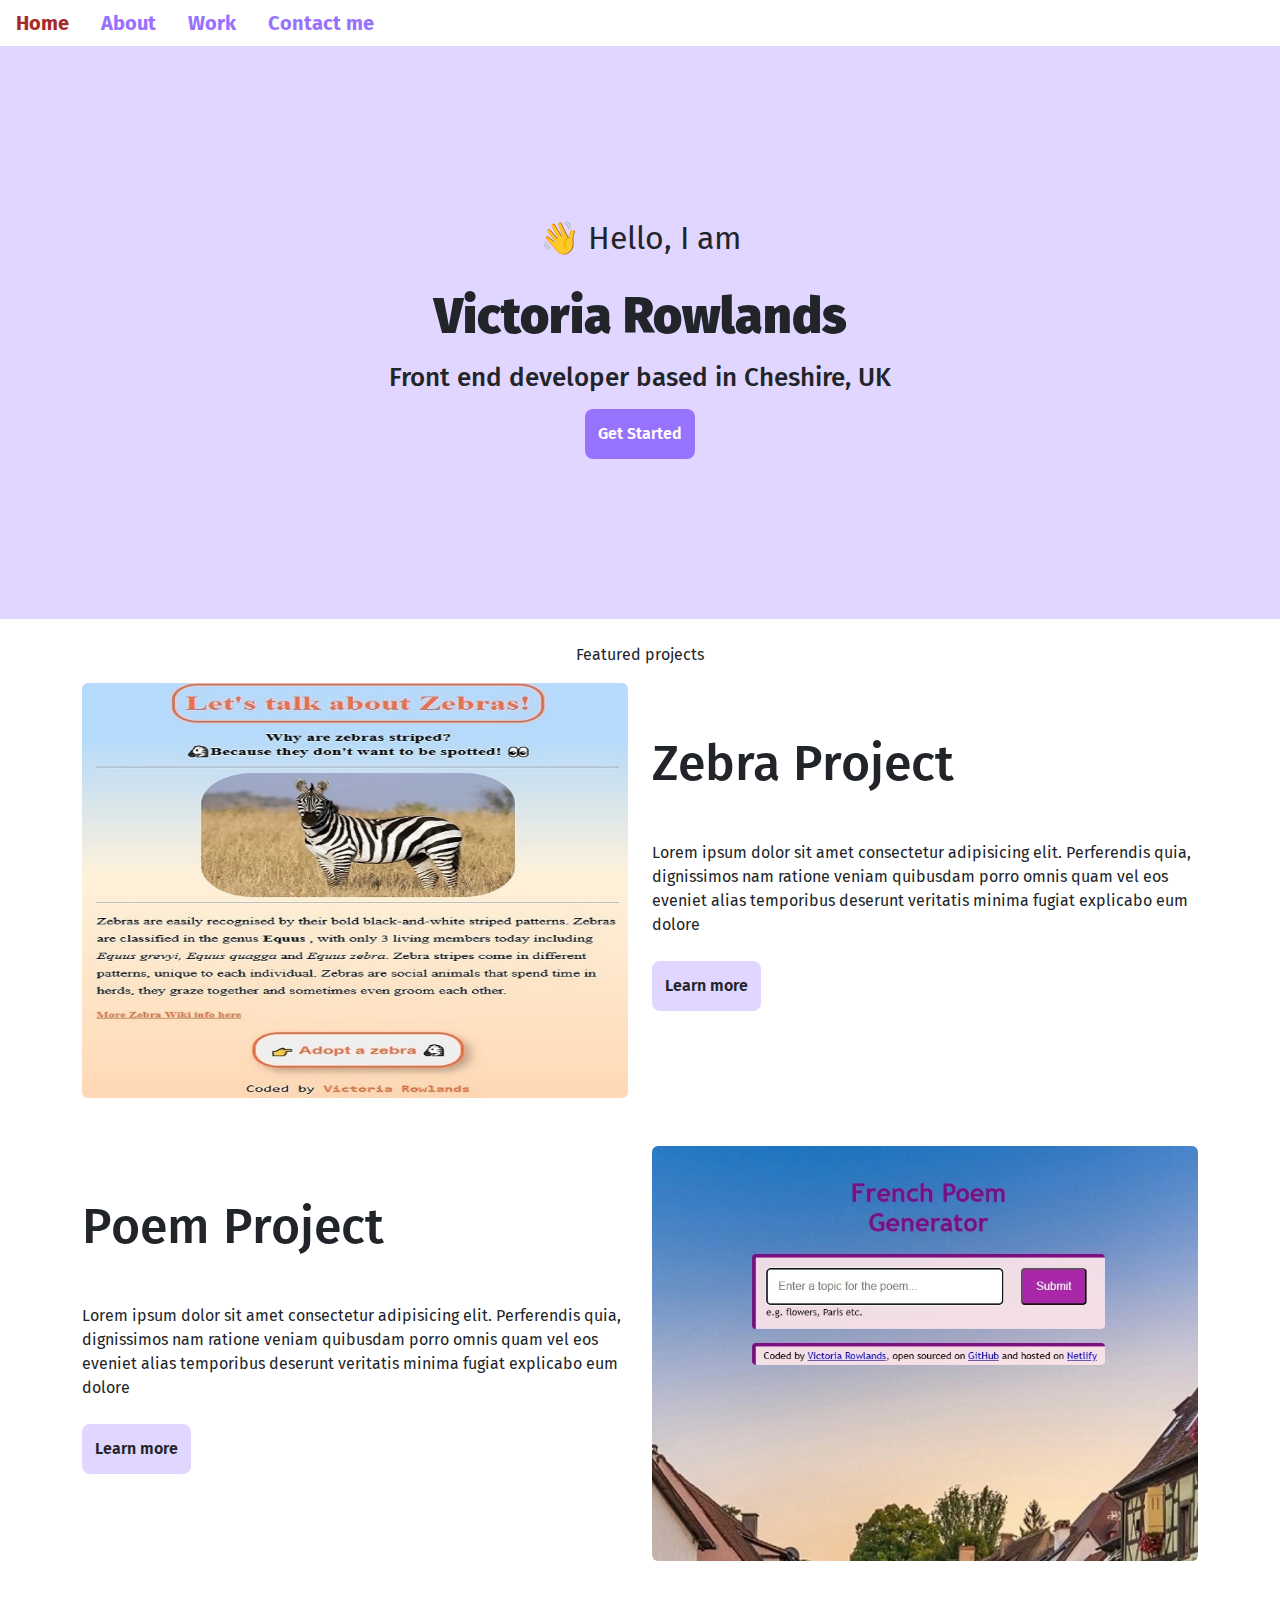
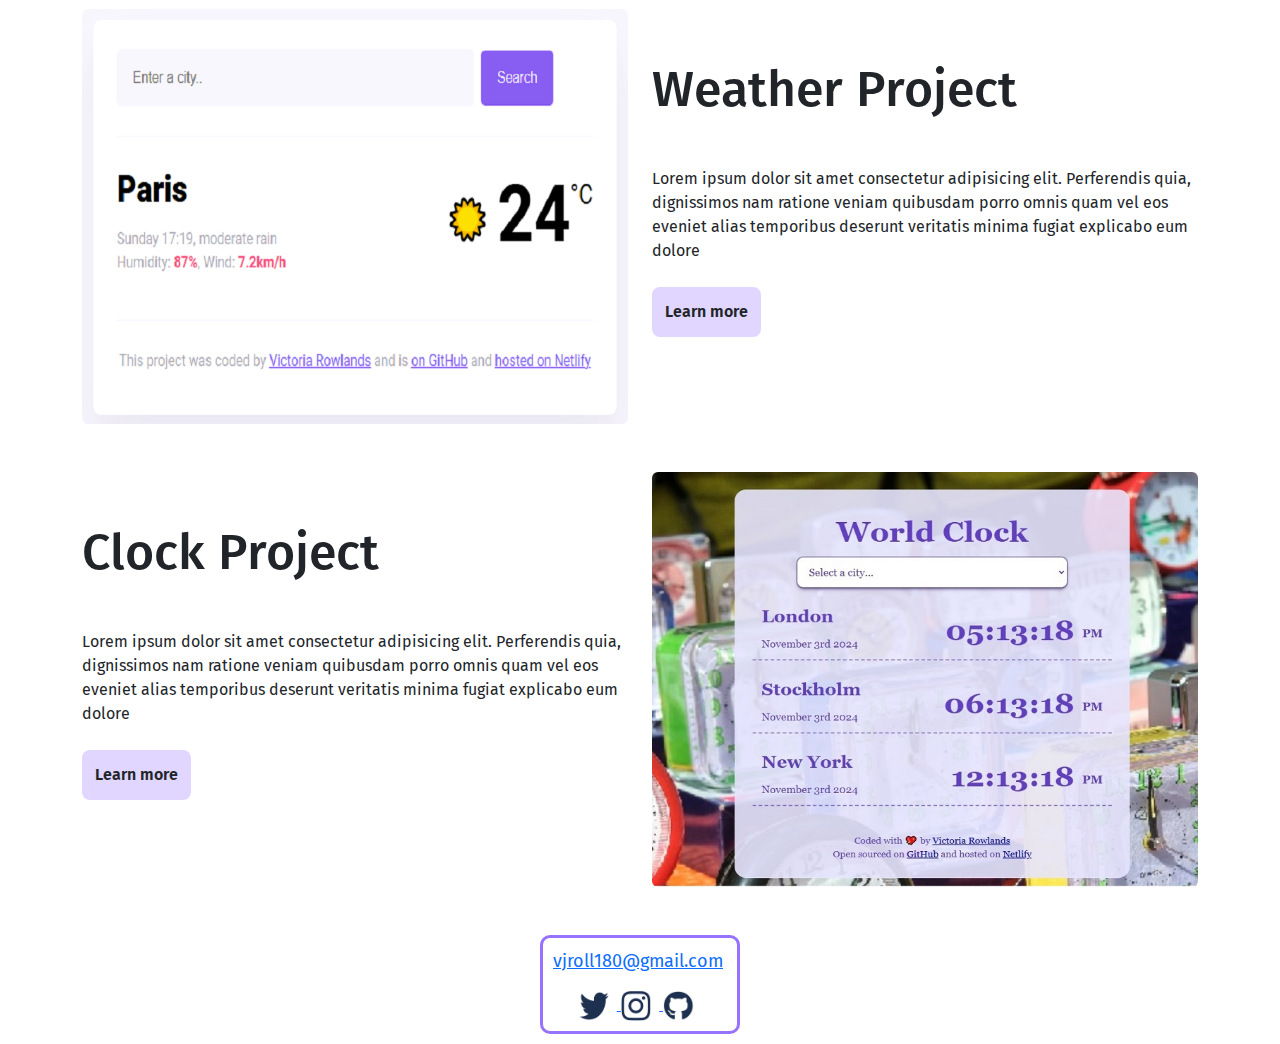
<file: index.html>
<!DOCTYPE html>
<html lang="en">
  <head>
    <meta charset="UTF-8" />
    <meta name="viewport" content="width=device-width, initial-scale=1.0" />
    <title>Responsive Portfolio Victoria Rowlands Home Page</title>
    <meta
      name="description"
      content="Victoria is a front end developer based in Cheshire in the UK. This is the Home Page"
    />
    <link
      href="https://cdn.jsdelivr.net/npm/bootstrap@5.3.3/dist/css/bootstrap.min.css"
      rel="stylesheet"
      integrity="sha384-QWTKZyjpPEjISv5WaRU9OFeRpok6YctnYmDr5pNlyT2bRjXh0JMhjY6hW+ALEwIH"
      crossorigin="anonymous"
    />
    <link rel="preconnect" href="https://fonts.googleapis.com" />
    <link rel="preconnect" href="https://fonts.gstatic.com" crossorigin />
    <link
      href="https://fonts.googleapis.com/css2?family=Fira+Sans:ital,wght@0,100;0,200;0,300;0,400;0,500;0,600;0,700;0,800;0,900;1,100;1,200;1,300;1,400;1,500;1,600;1,700;1,800;1,900&display=swap"
      rel="stylesheet"
    />
    <link rel="stylesheet" href="styles.css" />
  </head>
  <body>
    <ul class="nav">
      <li class="nav-item">
        <a
          class="nav-link active"
          aria-current="page"
          title="Homepage"
          href="/index.html"
          >Home</a
        >
      </li>
      <li class="nav-item">
        <a class="nav-link" href="/about.html" title="Aboutpage">About</a>
      </li>
      <li class="nav-item">
        <a class="nav-link" href="/work.html" title="Workpage">Work</a>
      </li>
      <li class="nav-item">
        <a class="nav-link" href="/contact.html" title="Contactpage"
          >Contact me</a
        >
      </li>
    </ul>

    <div class="hero">
      <p>👋 Hello, I am</p>
      <h1 class="mb-3">Victoria Rowlands</h1>
      <h2 class="mb-3">Front end developer based in Cheshire, UK</h2>
      <div>
        <a href="" class="btn btn-branding">Get Started</a>
      </div>
    </div>

    <div><p class="text-center mt-4 mb-3">Featured projects</p></div>

    <div class="container mb-5">
      <div class="row">
        <div class="col d-none d-md-block">
          <img
            src="/images/zebra - Copy.jpg"
            alt="zebra app image"
            class="img-fluid rounded"
          />
        </div>

        <div class="col">
          <h2 class="mb-5 project-title">Zebra Project</h2>
          <p class="mb-4">
            Lorem ipsum dolor sit amet consectetur adipisicing elit. Perferendis
            quia, dignissimos nam ratione veniam quibusdam porro omnis quam vel
            eos eveniet alias temporibus deserunt veritatis minima fugiat
            explicabo eum dolore
          </p>
          <div>
            <a href="" class="btn btn-branding-outline">Learn more</a>
          </div>
        </div>
      </div>
    </div>

    <div class="container mb-5">
      <div class="row">
        <div class="col">
          <h2 class="mb-5 project-title">Poem Project</h2>
          <p class="mb-4">
            Lorem ipsum dolor sit amet consectetur adipisicing elit. Perferendis
            quia, dignissimos nam ratione veniam quibusdam porro omnis quam vel
            eos eveniet alias temporibus deserunt veritatis minima fugiat
            explicabo eum dolore
          </p>
          <div>
            <a href="" class="btn btn-branding-outline">Learn more</a>
          </div>
        </div>

        <div class="col d-none d-md-block">
          <img
            src="/images/frenchpoem.jpg"
            alt="poem app image"
            class="img-fluid rounded"
          />
        </div>
      </div>
    </div>

    <div class="container mb-5">
      <div class="row">
        <div class="col d-none d-md-block">
          <img
            src="/images/weather - Copy.jpg"
            alt="weather app image"
            class="img-fluid rounded"
          />
        </div>

        <div class="col">
          <h2 class="mb-5 project-title">Weather Project</h2>
          <p class="mb-4">
            Lorem ipsum dolor sit amet consectetur adipisicing elit. Perferendis
            quia, dignissimos nam ratione veniam quibusdam porro omnis quam vel
            eos eveniet alias temporibus deserunt veritatis minima fugiat
            explicabo eum dolore
          </p>
          <div>
            <a href="" class="btn btn-branding-outline">Learn more</a>
          </div>
        </div>
      </div>
    </div>

    <div class="container mb-5">
      <div class="row">
        <div class="col">
          <h2 class="mb-5 project-title">Clock Project</h2>
          <p class="mb-4">
            Lorem ipsum dolor sit amet consectetur adipisicing elit. Perferendis
            quia, dignissimos nam ratione veniam quibusdam porro omnis quam vel
            eos eveniet alias temporibus deserunt veritatis minima fugiat
            explicabo eum dolore
          </p>
          <div>
            <a href="" class="btn btn-branding-outline">Learn more</a>
          </div>
        </div>

        <div class="col d-none d-md-block">
          <img
            src="/images/worldclock - Copy.jpg"
            alt="clock app image"
            class="img-fluid rounded"
          />
        </div>
      </div>
    </div>
    <script
      src="https://cdn.jsdelivr.net/npm/bootstrap@5.3.3/dist/js/bootstrap.bundle.min.js"
      integrity="sha384-YvpcrYf0tY3lHB60NNkmXc5s9fDVZLESaAA55NDzOxhy9GkcIdslK1eN7N6jIeHz"
      crossorigin="anonymous"
    ></script>

    <div>
      <footer>
        <div class="social">
          <div class="mb-3">
            <a class="contact-info" href="mailto: vjroll180@gmail.com"
              >vjroll180@gmail.com</a
            >
          </div>
          <div class="text-center">
            <a href="https://www.twitter.com" target="_blank">
              <img src="images/twitter.jpg" class="icon me-2" />
            </a>

            <a href="https://www.instagram.com" target="_blank">
              <img src="images/instagram.jpg" class="icon me-2" />
            </a>

            <a href="https://github.com/vjroll-180" target="_blank">
              <img src="images/git.jpg" class="icon me-2" />
            </a>
          </div>
        </div>
      </footer>
    </div>
  </body>
</html>
</file>
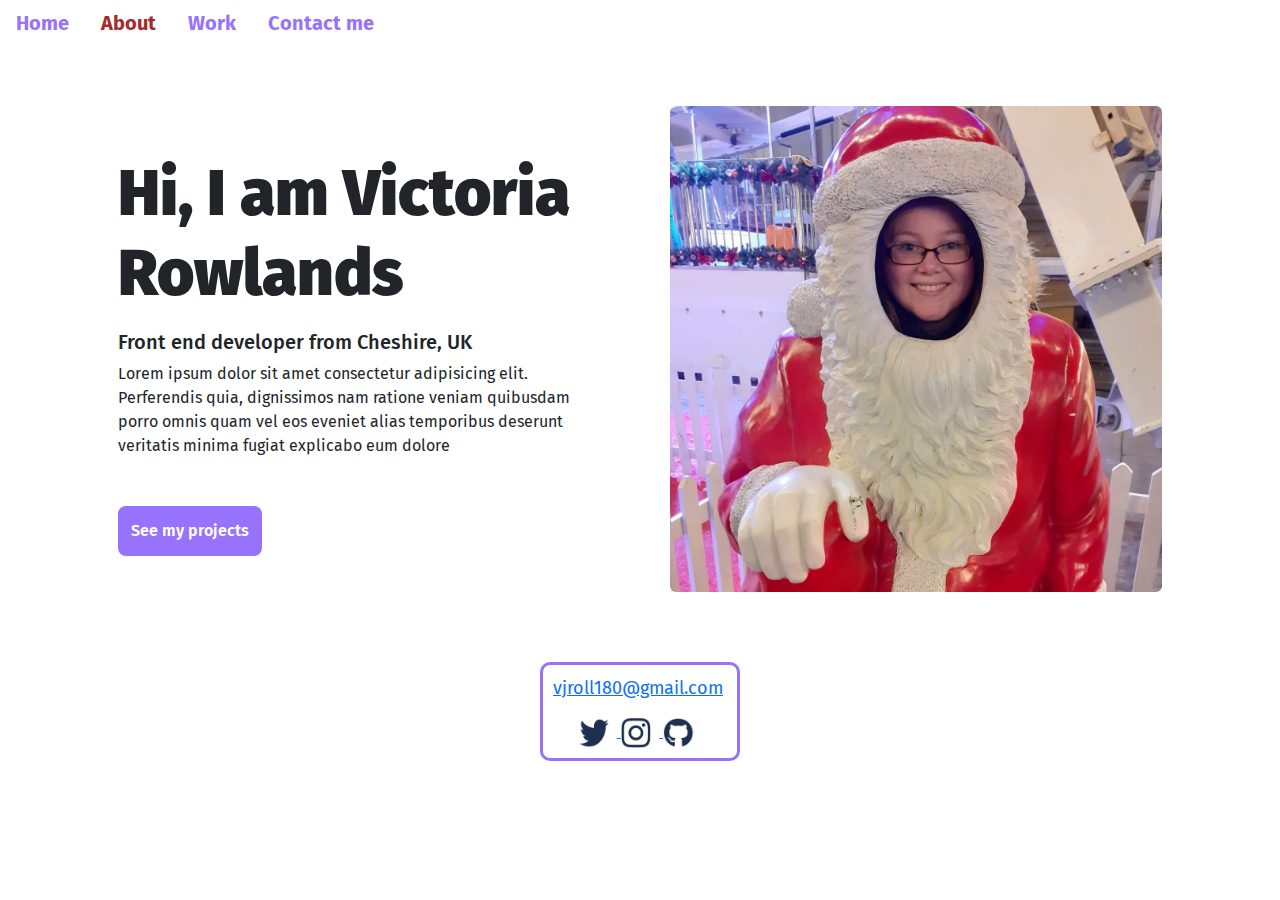
<file: about.html>
<!DOCTYPE html>
<html lang="en">
  <head>
    <meta charset="UTF-8" />
    <meta name="viewport" content="width=device-width, initial-scale=1.0" />
    <title>Responsive Portfolio Victoria Rowlands About Me Page</title>
    <meta
      name="description"
      content="Victoria is a front end developer based in Cheshire in the UK. This is the About me Page"
    />
    <link
      href="https://cdn.jsdelivr.net/npm/bootstrap@5.3.3/dist/css/bootstrap.min.css"
      rel="stylesheet"
      integrity="sha384-QWTKZyjpPEjISv5WaRU9OFeRpok6YctnYmDr5pNlyT2bRjXh0JMhjY6hW+ALEwIH"
      crossorigin="anonymous"
    />
    <link rel="preconnect" href="https://fonts.googleapis.com" />
    <link rel="preconnect" href="https://fonts.gstatic.com" crossorigin />
    <link
      href="https://fonts.googleapis.com/css2?family=Fira+Sans:ital,wght@0,100;0,200;0,300;0,400;0,500;0,600;0,700;0,800;0,900;1,100;1,200;1,300;1,400;1,500;1,600;1,700;1,800;1,900&display=swap"
      rel="stylesheet"
    />
    <link rel="stylesheet" href="styles.css" />
  </head>
  <body>
    <ul class="nav">
      <li class="nav-item">
        <a class="nav-link" href="/index.html" title="Homepage">Home</a>
      </li>
      <li class="nav-item">
        <a
          class="nav-link active"
          aria-current="page"
          title="Aboutpage"
          href="/about.html"
          >About</a
        >
      </li>
      <li class="nav-item">
        <a class="nav-link" href="/work.html" title="Workpage">Work</a>
      </li>
      <li class="nav-item">
        <a class="nav-link" href="/contact.html" title="Contactpage"
          >Contact me</a
        >
      </li>
    </ul>

    <div class="content container">
      <div class="row">
        <div class="col-md-6 content-spacing">
          <h1 class="mt-5 mb-3">Hi, I am Victoria Rowlands</h1>
          <h2 class="mb-2">Front end developer from Cheshire, UK</h2>
          <p class="mb-5">
            Lorem ipsum dolor sit amet consectetur adipisicing elit. Perferendis
            quia, dignissimos nam ratione veniam quibusdam porro omnis quam vel
            eos eveniet alias temporibus deserunt veritatis minima fugiat
            explicabo eum dolore
          </p>
          <a href="" class="btn btn-branding">See my projects</a>
        </div>

        <div class="col-md-6 content-spacing">
          <img
            src="/images/xmasV.jpg"
            alt="Victoria"
            class="img-fluid rounded"
          />
        </div>
      </div>
    </div>

    <div>
      <footer>
        <div class="social">
          <div class="mb-3">
            <a class="contact-info" href="mailto: vjroll180@gmail.com"
              >vjroll180@gmail.com</a
            >
          </div>
          <div class="text-center">
            <a href="https://www.twitter.com" target="_blank">
              <img src="images/twitter.jpg" class="icon me-2" />
            </a>

            <a href="https://www.instagram.com" target="_blank">
              <img src="images/instagram.jpg" class="icon me-2" />
            </a>

            <a href="https://github.com/vjroll-180" target="_blank">
              <img src="images/git.jpg" class="icon me-2" />
            </a>
          </div>
        </div>
      </footer>
    </div>
  </body>
  <script
    src="https://cdn.jsdelivr.net/npm/bootstrap@5.3.3/dist/js/bootstrap.bundle.min.js"
    integrity="sha384-YvpcrYf0tY3lHB60NNkmXc5s9fDVZLESaAA55NDzOxhy9GkcIdslK1eN7N6jIeHz"
    crossorigin="anonymous"
  ></script>
</html>
</file>
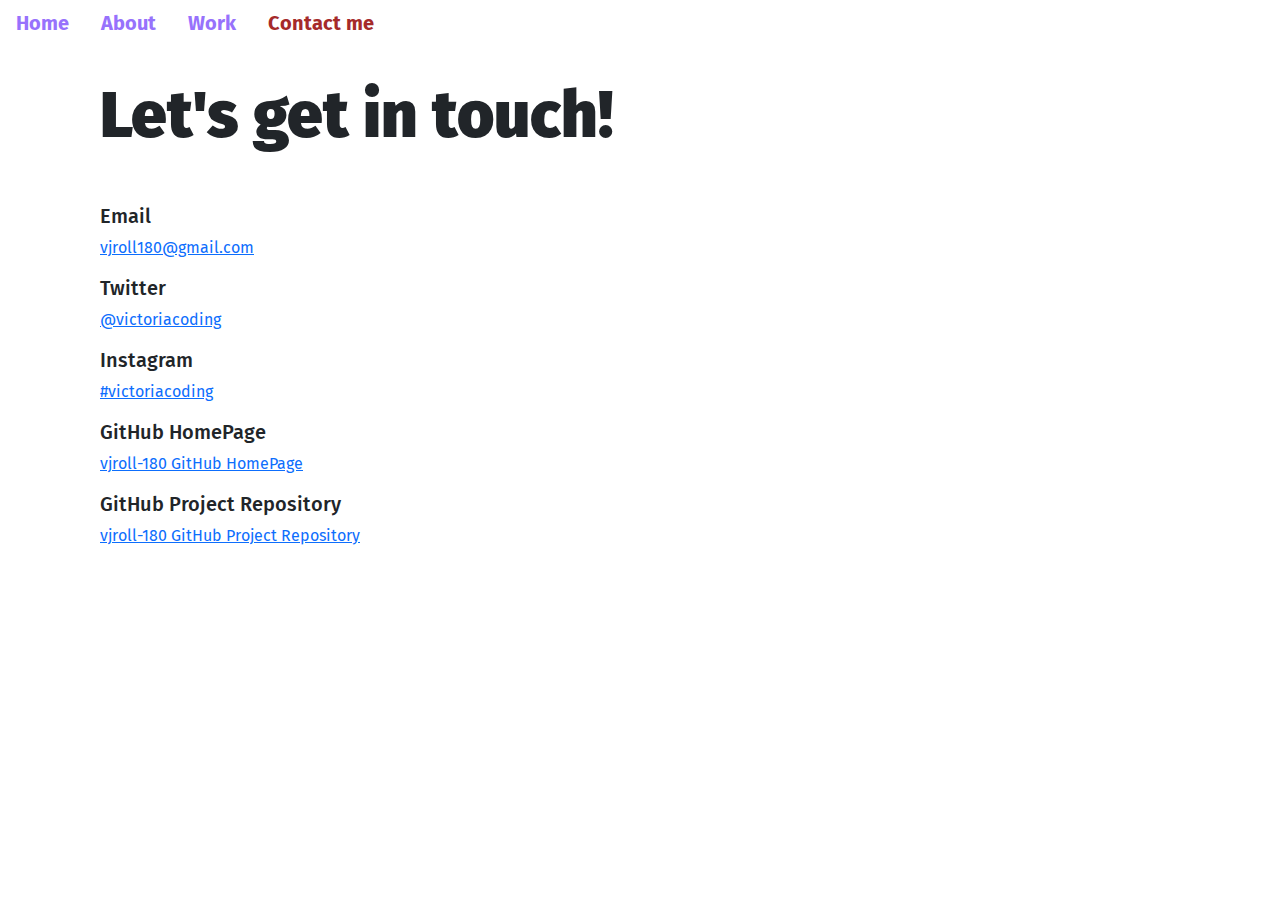
<file: contact.html>
<!DOCTYPE html>
<html lang="en">
  <head>
    <meta charset="UTF-8" />
    <meta name="viewport" content="width=device-width, initial-scale=1.0" />
    <title>Responsive Portfolio Victoria Rowlands Contact Page</title>
    <meta
      name="description"
      content="Victoria is a front end developer based in Cheshire in the UK. This is the Contact Page"
    />
    <link
      href="https://cdn.jsdelivr.net/npm/bootstrap@5.3.3/dist/css/bootstrap.min.css"
      rel="stylesheet"
      integrity="sha384-QWTKZyjpPEjISv5WaRU9OFeRpok6YctnYmDr5pNlyT2bRjXh0JMhjY6hW+ALEwIH"
      crossorigin="anonymous"
    />
    <link rel="preconnect" href="https://fonts.googleapis.com" />
    <link rel="preconnect" href="https://fonts.gstatic.com" crossorigin />
    <link
      href="https://fonts.googleapis.com/css2?family=Fira+Sans:ital,wght@0,100;0,200;0,300;0,400;0,500;0,600;0,700;0,800;0,900;1,100;1,200;1,300;1,400;1,500;1,600;1,700;1,800;1,900&display=swap"
      rel="stylesheet"
    />
    <link rel="stylesheet" href="styles.css" />
  </head>
  <body>
    <ul class="nav">
      <li class="nav-item">
        <a class="nav-link" href="/index.html" title="Homepage">Home</a>
      </li>
      <li class="nav-item">
        <a class="nav-link" href="/about.html" title="Aboutpage">About</a>
      </li>
      <li class="nav-item">
        <a class="nav-link" href="/work.html" title="Workpage">Work</a>
      </li>
      <li class="nav-item">
        <a
          class="nav-link active"
          aria-current="page"
          href="/contact.html"
          title="Contactpage"
          >Contact me</a
        >
      </li>
    </ul>

    <div class="content container">
      <h1 class="mb-5">Let's get in touch!</h1>
      <h3>Email</h3>
      <p><a href="mailto:vjroll180@gmail.com">vjroll180@gmail.com</a></p>

      <h3>Twitter</h3>
      <p>
        <a href="https://www.twitter.com" target="_blank">@victoriacoding</a>
      </p>

      <h3>Instagram</h3>
      <p>
        <a href="https://www.instagram.com" target="_blank">#victoriacoding</a>
      </p>

      <h3>GitHub HomePage</h3>
      <p>
        <a href="https://github.com/vjroll-180" target="_blank"
          >vjroll-180 GitHub HomePage</a
        >
      </p>

      <h3>GitHub Project Repository</h3>
      <p>
        <a
          href="https://github.com/vjroll-180/responsive-portfolio"
          target="_blank"
          >vjroll-180 GitHub Project Repository</a
        >
      </p>
    </div>
  </body>
  <script
    src="https://cdn.jsdelivr.net/npm/bootstrap@5.3.3/dist/js/bootstrap.bundle.min.js"
    integrity="sha384-YvpcrYf0tY3lHB60NNkmXc5s9fDVZLESaAA55NDzOxhy9GkcIdslK1eN7N6jIeHz"
    crossorigin="anonymous"
  ></script>
</html>
</file>
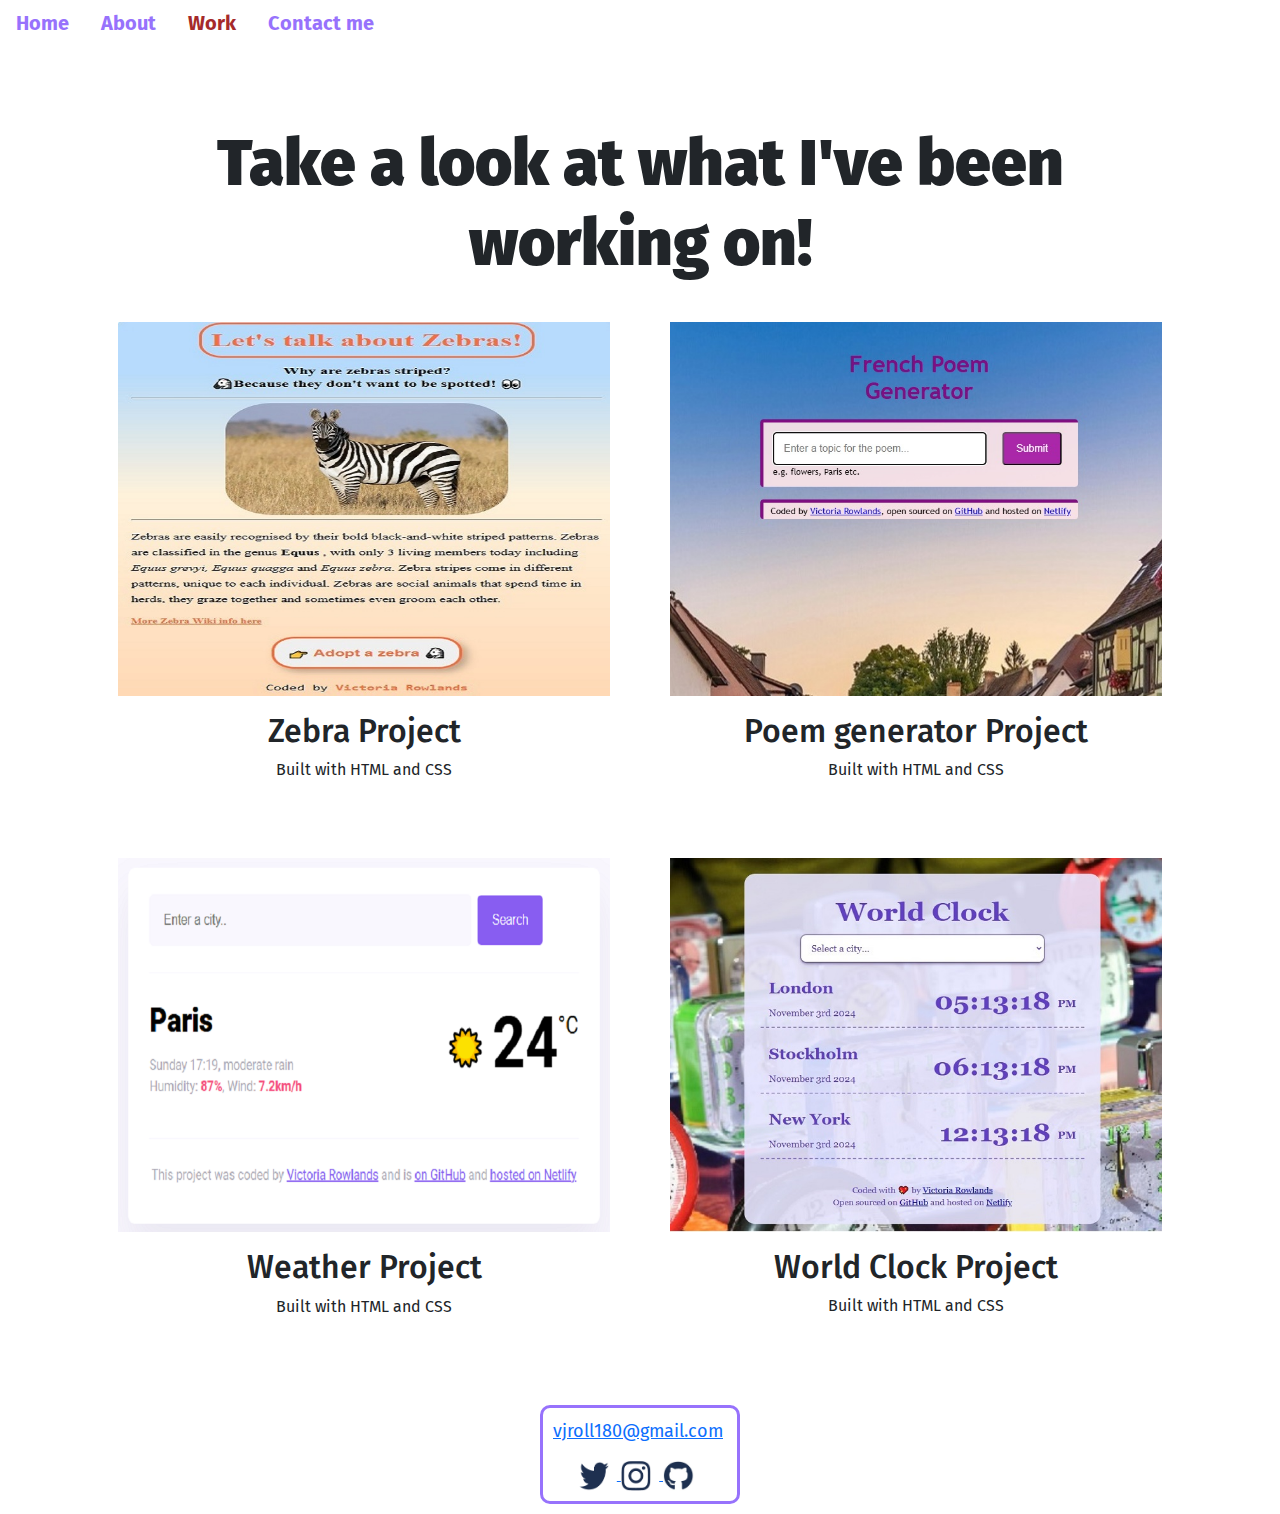
<file: work.html>
<!DOCTYPE html>
<html lang="en">
  <head>
    <meta charset="UTF-8" />
    <meta name="viewport" content="width=device-width, initial-scale=1.0" />
    <title>Responsive Portfolio Victoria Rowlands Work Page</title>
    <meta
      name="description"
      content="Victoria is a front end developer based in Cheshire in the UK. This is her projects/work page"
    />
    <link
      href="https://cdn.jsdelivr.net/npm/bootstrap@5.3.3/dist/css/bootstrap.min.css"
      rel="stylesheet"
      integrity="sha384-QWTKZyjpPEjISv5WaRU9OFeRpok6YctnYmDr5pNlyT2bRjXh0JMhjY6hW+ALEwIH"
      crossorigin="anonymous"
    />
    <link rel="preconnect" href="https://fonts.googleapis.com" />
    <link rel="preconnect" href="https://fonts.gstatic.com" crossorigin />
    <link
      href="https://fonts.googleapis.com/css2?family=Fira+Sans:ital,wght@0,100;0,200;0,300;0,400;0,500;0,600;0,700;0,800;0,900;1,100;1,200;1,300;1,400;1,500;1,600;1,700;1,800;1,900&display=swap"
      rel="stylesheet"
    />
    <link rel="stylesheet" href="styles.css" />
  </head>

  <body>
    <ul class="nav">
      <li class="nav-item">
        <a class="nav-link" href="/index.html" title="Homepage">Home</a>
      </li>
      <li class="nav-item">
        <a class="nav-link" href="/about.html" title="Aboutpage">About</a>
      </li>
      <li class="nav-item">
        <a
          class="nav-link active"
          aria-current="page"
          title="Workpage"
          href="/work.html"
          >Work</a
        >
      </li>
      <li class="nav-item">
        <a class="nav-link" href="/contact.html" title="Contactpage"
          >Contact me</a
        >
      </li>
    </ul>

    <div class="content container">
      <div class="row">
        <h1 class="text-center mt-5">
          Take a look at what I've been working on!
        </h1>

        <div class="col-md-6 content-spacing">
          <img src="/images/zebra - Copy.jpg" class="img-fluid" alt="" />
          <h3 class="mt-3 text-center content-title">Zebra Project</h3>
          <p class="text-center">Built with HTML and CSS</p>
        </div>

        <div class="col-md-6 content-spacing">
          <img src="/images/frenchpoem.jpg" class="img-fluid" alt="" />
          <h3 class="mt-3 text-center content-title">Poem generator Project</h3>
          <p class="text-center">Built with HTML and CSS</p>
        </div>

        <div class="col-md-6 content-spacing">
          <img src="/images/weather - Copy.jpg" class="img-fluid" alt="" />
          <h3 class="mt-3 text-center content-title">Weather Project</h3>
          <p class="text-center">Built with HTML and CSS</p>
        </div>

        <div class="col-md-6 content-spacing">
          <img src="/images/worldclock - Copy.jpg" class="img-fluid" alt="" />
          <h3 class="mt-3 text-center content-title">World Clock Project</h3>
          <p class="text-center">Built with HTML and CSS</p>
        </div>
      </div>
    </div>
    <div>
      <footer>
        <div class="social">
          <div class="mb-3">
            <a class="contact-info" href="mailto: vjroll180@gmail.com"
              >vjroll180@gmail.com</a
            >
          </div>
          <div class="text-center">
            <a href="https://www.twitter.com" target="_blank">
              <img src="images/twitter.jpg" class="icon me-2" />
            </a>

            <a href="https://www.instagram.com" target="_blank">
              <img src="images/instagram.jpg" class="icon me-2" />
            </a>

            <a href="https://github.com/vjroll-180" target="_blank">
              <img src="images/git.jpg" class="icon me-2" />
            </a>
          </div>
        </div>
      </footer>
    </div>
  </body>
  <script
    src="https://cdn.jsdelivr.net/npm/bootstrap@5.3.3/dist/js/bootstrap.bundle.min.js"
    integrity="sha384-YvpcrYf0tY3lHB60NNkmXc5s9fDVZLESaAA55NDzOxhy9GkcIdslK1eN7N6jIeHz"
    crossorigin="anonymous"
  ></script>
</html>
</file>
<file: styles.css>
:root {
  --primary-color: rgb(225, 214, 255);
  --secondary-color: rgb(151, 114, 252);
  --heading-font-family: "Fira Sans", sans-serif;
}
/*
font-family: "Fira Sans", sans-serif;
  font-weight: 900;
  font-style: italic;*/

body {
  font-family: var(--heading-font-family);
}

h1 {
  font-size: 50px;
  font-weight: 900;
}

h2 {
  font-size: 50px;
}

.hero {
  background: var(--primary-color);
  text-align: center;
  line-height: 2;
  padding: 160px 10px;
}

.hero p {
  font-size: 32px;
}

.hero h2 {
  font-size: 26px;
}

.btn-branding {
  background: var(--secondary-color);
  color: white;
  padding: 12px;
  border-radius: 8px;
  font-weight: 600;
}

.btn-branding-outline {
  background: var(--primary-color);
  padding: 12px;
  border-radius: 8px;
  font-weight: 600;
}

.project-title {
  padding-top: 50px;
}

.content {
  font-family: var(--heading-font-family);
  padding: 30px;
}

.content h1 {
  font-size: 64px;
  line-height: 80px;
}

.content h2,
h3 {
  font-size: 20px;
}

.content-spacing {
  padding: 30px;
}

.content-title {
  font-size: 32px;
}

.nav-link {
  color: var(--secondary-color) !important;
  font-weight: bold;
  font-size: 20px;
}

.contact-info {
  font-size: 18px;
}

.icon {
  max-height: 30px;
}

.social {
  border: solid 3px var(--secondary-color);
  max-width: 200px;
  margin: 10px auto;
  border-radius: 10px;
  padding: 10px;
}

.active {
  color: brown !important;
}

@media (max-width: 900px) {
  .project-title {
    padding-top: 10px;
    text-align: center;
  }

  .content {
    text-align: center;
  }
}
</file>
